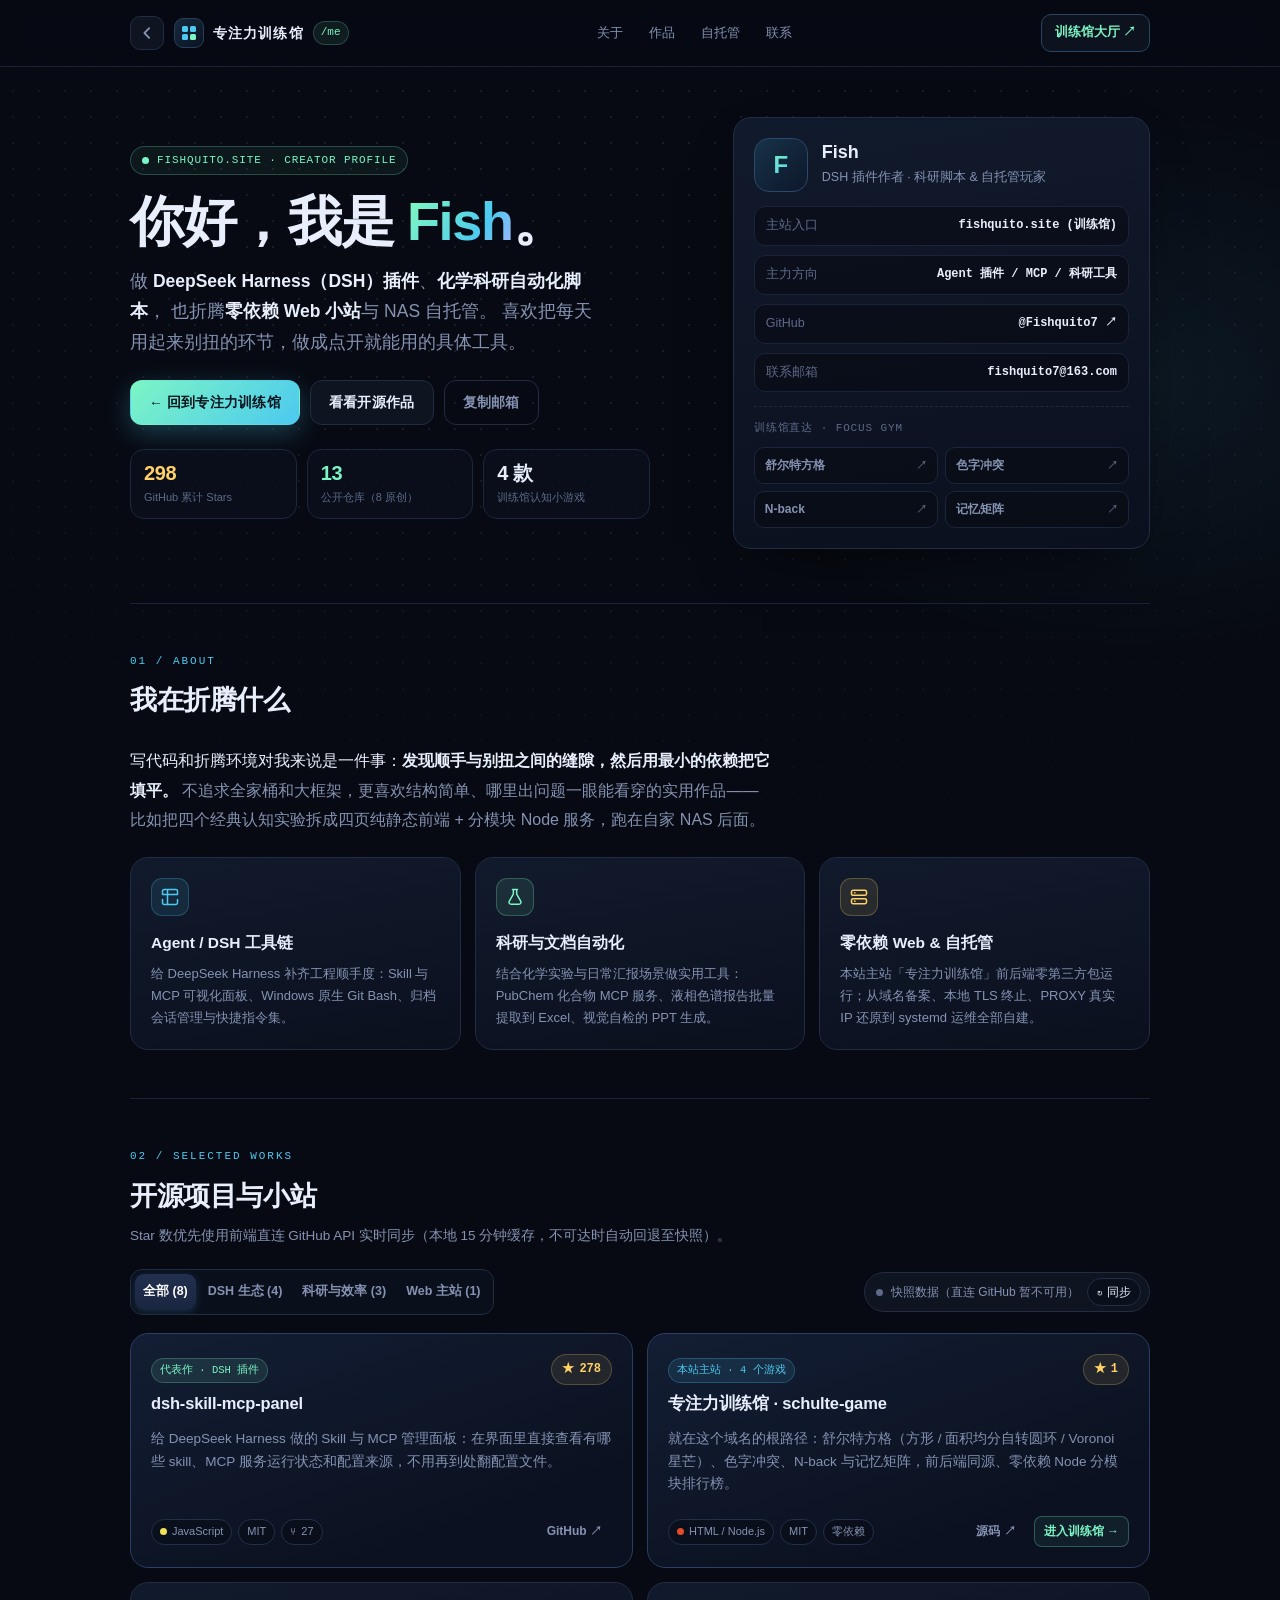
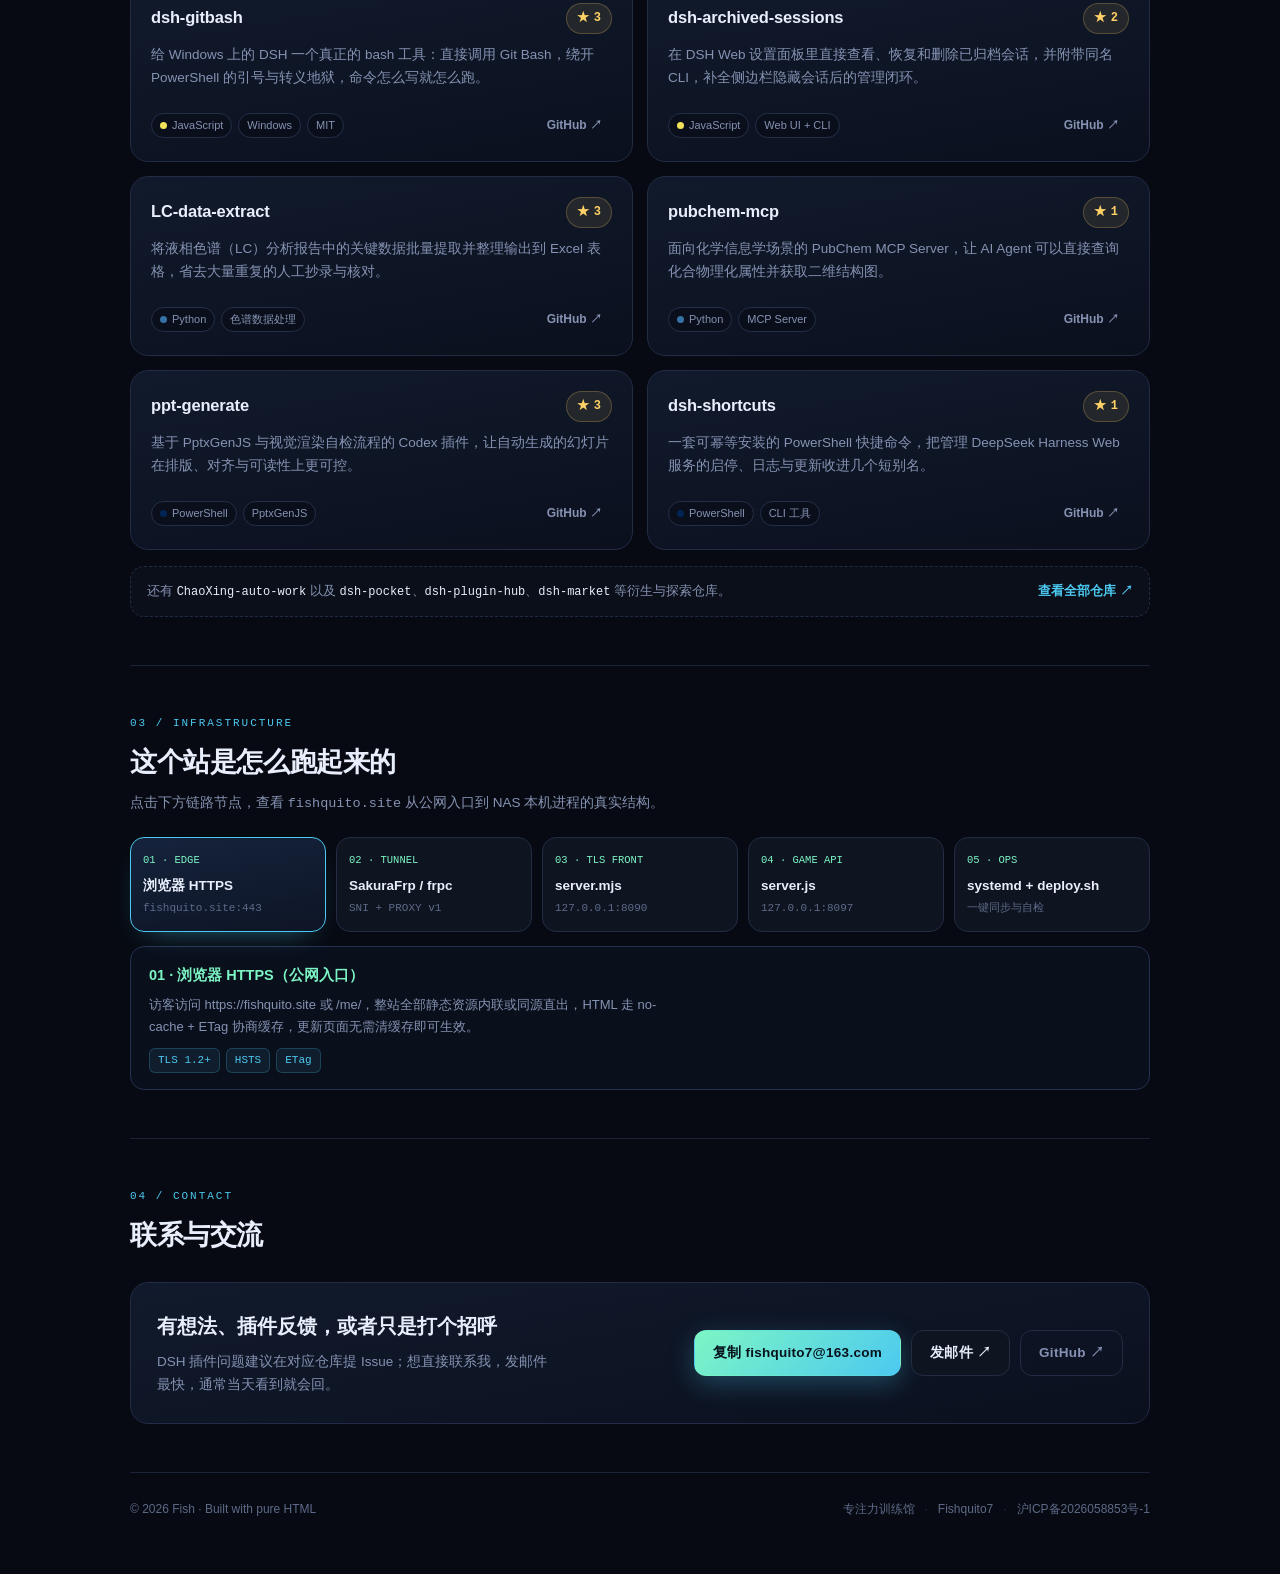
<file: deployment/me/index.html>
<!doctype html>
<html lang="zh-CN">
<head>
<meta charset="utf-8">
<meta name="viewport" content="width=device-width,initial-scale=1,viewport-fit=cover">
<meta name="color-scheme" content="dark">
<title>Fish · 关于我 · 专注力训练馆</title>
<meta name="description" content="Fish（Fishquito7）的个人主页：DSH 插件、化学科研脚本、零依赖 Web 小站与自托管实践。">
<meta name="theme-color" content="#070a12">
<meta property="og:type" content="website">
<meta property="og:title" content="Fish · 关于我 · 专注力训练馆">
<meta property="og:description" content="DSH 插件作者 · 科研效率脚本 · 自托管折腾派。">
<meta property="og:url" content="https://fishquito.site/me/">
<link rel="icon" type="image/svg+xml" href="data:image/svg+xml,%3Csvg xmlns='http://www.w3.org/2000/svg' viewBox='0 0 64 64'%3E%3Crect width='64' height='64' rx='14' fill='%23070a12'/%3E%3Cg fill='%234cc9f0'%3E%3Crect x='13' y='13' width='15' height='15' rx='3'/%3E%3Crect x='36' y='13' width='15' height='15' rx='3'/%3E%3Crect x='13' y='36' width='15' height='15' rx='3'/%3E%3Crect x='36' y='36' width='15' height='15' rx='3' fill='%237cf5c4'/%3E%3C/g%3E%3C/svg%3E">
<style>
  :root{
    --bg:#070a12;
    --panel:#0f1421;
    --panel2:#121a2d;
    --line:#222c44;
    --line-hi:#34476e;
    --txt:#e8eefc;
    --dim:#8592b2;
    --muted:#5d6a88;
    --acc:#4cc9f0;
    --acc2:#7cf5c4;
    --gold:#ffd166;
    --bad:#ff5d7a;
    --mono:ui-monospace,SFMono-Regular,Menlo,Consolas,monospace;
    --sans:-apple-system,BlinkMacSystemFont,"Segoe UI","PingFang SC","Hiragino Sans GB","Microsoft YaHei",sans-serif;
    --maxw:1020px;
  }

  *{box-sizing:border-box}
  [hidden]{display:none!important}
  html{scroll-behavior:smooth}
  body{
    margin:0;
    min-height:100vh;
    background:
      radial-gradient(1000px 620px at 50% -12%, rgba(28,46,84,.65) 0%, transparent 62%),
      radial-gradient(620px 420px at 88% 12%, rgba(76,201,240,.08) 0%, transparent 65%),
      var(--bg);
    color:var(--txt);
    font:15.5px/1.75 var(--sans);
    -webkit-font-smoothing:antialiased;
    text-rendering:optimizeLegibility;
    -webkit-tap-highlight-color:transparent;
    overflow-x:hidden;
  }

  /* 微妙的点阵背景，呼应训练馆方格气质 */
  body::before{
    content:"";
    position:fixed;
    inset:0;
    pointer-events:none;
    z-index:-1;
    background-image:radial-gradient(rgba(133,146,178,.14) 1px, transparent 1px);
    background-size:26px 26px;
    mask-image:radial-gradient(ellipse 85% 75% at 50% 25%, #000 35%, transparent 100%);
    -webkit-mask-image:radial-gradient(ellipse 85% 75% at 50% 25%, #000 35%, transparent 100%);
  }

  a{color:inherit;text-decoration:none}
  button{font:inherit;color:inherit}

  /* ---------- 顶部阅读进度条 ---------- */
  .progress{
    position:fixed;
    top:0; left:0;
    height:2px;
    width:0%;
    z-index:80;
    background:linear-gradient(90deg,var(--acc2),var(--acc));
    box-shadow:0 0 12px rgba(76,201,240,.6);
    pointer-events:none;
  }

  .wrap{width:min(94vw,var(--maxw)); margin:0 auto; padding:0 0 48px}

  /* ---------- 顶栏 ---------- */
  .topbar{
    position:sticky;
    top:0;
    z-index:40;
    padding:14px 0;
    margin-bottom:14px;
    background:rgba(7,10,18,.78);
    backdrop-filter:saturate(160%) blur(14px);
    -webkit-backdrop-filter:saturate(160%) blur(14px);
    border-bottom:1px solid rgba(34,44,68,.72);
  }
  .topbar-in{
    width:min(94vw,var(--maxw));
    margin:0 auto;
    display:flex;
    align-items:center;
    justify-content:space-between;
    gap:14px;
  }
  .tb-left{display:flex;align-items:center;gap:10px;min-width:0}
  .back{
    width:34px;height:34px;border-radius:10px;
    border:1px solid var(--line);background:var(--panel);color:var(--dim);
    display:grid;place-items:center;flex:0 0 auto;
    transition:color .16s,border-color .16s,transform .16s;
  }
  .back:hover{color:var(--txt);border-color:var(--line-hi);transform:translateX(-2px)}
  .brand{display:flex;align-items:center;gap:9px;min-width:0}
  .bmark{
    width:30px;height:30px;border-radius:9px;flex:0 0 auto;
    display:grid;place-items:center;
    background:linear-gradient(135deg,#15293e,#0c1322);
    border:1px solid #274056;
  }
  .bname{font-size:14px;font-weight:750;letter-spacing:.08em;white-space:nowrap}
  .crumb{
    font-family:var(--mono);font-size:11px;color:var(--acc2);
    background:rgba(124,245,196,.08);border:1px solid rgba(124,245,196,.22);
    padding:1px 7px;border-radius:999px;white-space:nowrap;
  }

  .nav{display:flex;align-items:center;gap:4px}
  .nav a{
    padding:6px 11px;border-radius:9px;font-size:13px;color:var(--dim);
    transition:color .15s,background .15s;white-space:nowrap;
  }
  .nav a:hover{color:var(--txt);background:rgba(255,255,255,.04)}
  .nav a.active{color:var(--acc2);background:rgba(124,245,196,.08)}

  .gym-link{
    display:inline-flex;align-items:center;gap:6px;
    padding:7px 13px;border-radius:10px;font-size:12.5px;font-weight:650;
    border:1px solid #284564;background:rgba(15,20,33,.9);color:var(--acc2);
    transition:border-color .16s,transform .16s,box-shadow .16s;
    white-space:nowrap;
  }
  .gym-link:hover{border-color:var(--acc);transform:translateY(-1px);box-shadow:0 8px 22px -12px rgba(76,201,240,.65)}

  /* ---------- 通用交互光斑卡片 ---------- */
  .glow-card{
    position:relative;
    border:1px solid var(--line);
    border-radius:18px;
    background:linear-gradient(170deg,#111a2c,#0b101e);
    overflow:hidden;
    transition:transform .18s ease,border-color .18s ease,box-shadow .18s ease;
  }
  .glow-card::before{
    content:"";
    position:absolute;
    inset:0;
    pointer-events:none;
    opacity:0;
    transition:opacity .22s ease;
    background:radial-gradient(360px circle at var(--mx,50%) var(--my,50%), rgba(76,201,240,.13), transparent 55%);
  }
  .glow-card:hover::before{opacity:1}
  .glow-card:hover{border-color:var(--line-hi)}

  /* ---------- Hero ---------- */
  .hero{
    display:grid;
    grid-template-columns:1fr;
    gap:24px;
    padding:26px 0 42px;
    border-bottom:1px solid rgba(34,44,68,.75);
  }
  @media (min-width:880px){
    .hero{
      grid-template-columns:minmax(0,1.25fr) minmax(320px,.92fr);
      gap:36px;
      align-items:stretch;
      padding:36px 0 54px;
    }
  }
  .hero-left{display:flex;flex-direction:column;justify-content:center}
  .eyebrow{
    display:inline-flex;align-items:center;gap:8px;width:fit-content;
    margin:0 0 16px;padding:4px 11px;border-radius:999px;
    font-family:var(--mono);font-size:11px;letter-spacing:.08em;color:var(--acc2);
    border:1px solid rgba(124,245,196,.24);background:rgba(124,245,196,.06);
  }
  .pulse{
    width:7px;height:7px;border-radius:50%;background:var(--acc2);
    box-shadow:0 0 0 0 rgba(124,245,196,.65);
    animation:pulse 2.2s infinite;
  }
  @keyframes pulse{
    0%{box-shadow:0 0 0 0 rgba(124,245,196,.6)}
    70%{box-shadow:0 0 0 8px rgba(124,245,196,0)}
    100%{box-shadow:0 0 0 0 rgba(124,245,196,0)}
  }

  h1{
    margin:0 0 14px;
    font-size:clamp(32px,4.8vw,54px);
    line-height:1.12;
    letter-spacing:-.025em;
    font-weight:800;
  }
  .grad{
    background:linear-gradient(120deg,var(--acc2) 10%,var(--acc) 70%,#a5b4fc 100%);
    -webkit-background-clip:text;
    background-clip:text;
    color:transparent;
  }
  .lede{
    margin:0 0 22px;
    color:var(--dim);
    font-size:clamp(15px,1.5vw,17.5px);
    line-height:1.75;
    max-width:48ch;
  }
  .lede strong{color:var(--txt);font-weight:650}

  .actions{display:flex;flex-wrap:wrap;gap:10px;margin-bottom:24px}
  .btn{
    display:inline-flex;align-items:center;justify-content:center;gap:7px;
    padding:10px 18px;border-radius:12px;border:1px solid transparent;
    font-size:13.5px;font-weight:700;cursor:pointer;letter-spacing:.02em;
    transition:transform .14s,box-shadow .16s,border-color .16s,color .16s;
  }
  .btn:active{transform:scale(.97)}
  .btn.primary{
    color:#06121c;
    background:linear-gradient(135deg,var(--acc2),var(--acc));
    box-shadow:0 8px 26px rgba(76,201,240,.28);
  }
  .btn.primary:hover{transform:translateY(-1px);box-shadow:0 12px 32px rgba(76,201,240,.42)}
  .btn.secondary{
    background:var(--panel);border-color:var(--line);color:var(--txt);
  }
  .btn.secondary:hover{border-color:var(--acc);color:var(--acc)}
  .btn.ghost{
    background:transparent;border-color:var(--line);color:var(--dim);
  }
  .btn.ghost:hover{color:var(--txt);border-color:var(--line-hi)}
  .btn.copied{border-color:var(--acc2);color:var(--acc2)}

  .metrics{
    display:grid;
    grid-template-columns:repeat(3,minmax(0,1fr));
    gap:10px;
    max-width:520px;
  }
  .metric{
    padding:11px 13px;
    border-radius:14px;
    border:1px solid #1d2740;
    background:rgba(11,16,30,.75);
  }
  .metric b{
    display:block;
    font-size:20px;
    font-weight:800;
    font-variant-numeric:tabular-nums;
    line-height:1.2;
    letter-spacing:-.02em;
  }
  .metric b.gold{color:var(--gold)}
  .metric b.mint{color:var(--acc2)}
  .metric small{display:block;margin-top:3px;font-size:11px;color:var(--muted)}

  /* ---------- Hero 右侧名片面板 ---------- */
  .console{
    padding:20px;
    display:flex;
    flex-direction:column;
    gap:16px;
    box-shadow:0 24px 60px -30px rgba(0,0,0,.85);
  }
  .seg{
    display:flex;gap:4px;background:#0a0f1c;padding:4px;
    border-radius:12px;border:1px solid var(--line);
  }
  .seg button{
    flex:1;border:0;background:transparent;color:var(--dim);
    font-size:12.5px;font-weight:600;padding:7px 8px;border-radius:9px;cursor:pointer;
    transition:color .15s,background .15s,box-shadow .15s;white-space:nowrap;
  }
  .seg button:hover{color:var(--txt)}
  .seg button.on{
    background:linear-gradient(180deg,#22304f,#1a2540);
    color:#fff;
    box-shadow:0 2px 10px rgba(76,201,240,.18);
  }

  .profile-pane{display:flex;flex-direction:column;gap:14px;flex:1}
  .id-head{display:flex;align-items:center;gap:14px}
  .avatar{
    width:54px;height:54px;border-radius:15px;flex:0 0 auto;
    display:grid;place-items:center;
    background:linear-gradient(135deg,#173247,#0d172a);
    border:1px solid #2b4969;
    position:relative;
  }
  .avatar span{
    font-size:24px;font-weight:850;
    background:linear-gradient(135deg,var(--acc2),var(--acc));
    -webkit-background-clip:text;background-clip:text;color:transparent;
  }
  .id-meta h2{margin:0;font-size:18px;font-weight:750;line-height:1.25}
  .id-meta p{margin:3px 0 0;font-size:12.5px;color:var(--dim)}

  .facts{list-style:none;margin:0;padding:0;display:grid;gap:9px}
  .facts li{
    display:flex;align-items:center;justify-content:space-between;gap:12px;
    padding:8px 11px;border-radius:11px;background:rgba(7,10,18,.58);border:1px solid #1a2338;
    font-size:12.5px;
  }
  .facts .k{color:var(--muted)}
  .facts .v{font-weight:600;text-align:right;font-family:var(--mono);font-size:12px}
  .facts a.v:hover,.facts button.v:hover{color:var(--acc)}
  .facts button.v{background:none;border:0;padding:0;cursor:pointer}
  .facts button.v.copied{color:var(--acc2)}

  .quick-gym{
    margin-top:auto;
    padding-top:12px;
    border-top:1px dashed rgba(34,44,68,.9);
    display:flex;flex-direction:column;gap:8px;
  }
  .qg-label{
    font-family:var(--mono);font-size:11px;letter-spacing:.08em;color:var(--muted);
  }
  .qg-links{display:grid;grid-template-columns:repeat(2,minmax(0,1fr));gap:7px}
  .qg-links a{
    display:flex;align-items:center;justify-content:space-between;
    padding:7px 10px;border-radius:10px;font-size:12px;font-weight:600;
    color:var(--dim);background:rgba(7,10,18,.6);border:1px solid #1b253c;
    transition:color .14s,border-color .14s,transform .14s;
  }
  .qg-links a:hover{color:var(--acc2);border-color:rgba(124,245,196,.4);transform:translateY(-1px)}
  .qg-links a::after{content:"↗";font-size:11px;opacity:.65}

  /* ---------- Section 通用 ---------- */
  .sec{padding:48px 0; border-bottom:1px solid rgba(34,44,68,.75)}
  .sec-head{
    display:flex;align-items:flex-end;justify-content:space-between;gap:14px;
    flex-wrap:wrap;margin-bottom:22px;
  }
  .sec-kicker{
    font-family:var(--mono);font-size:11px;letter-spacing:.18em;text-transform:uppercase;
    color:var(--acc);margin:0 0 6px;
  }
  .sec-title{margin:0;font-size:clamp(21px,2.8vw,27px);font-weight:750;letter-spacing:-.015em}
  .sec-sub{margin:4px 0 0;font-size:13.5px;color:var(--dim)}

  /* ---------- 01 关于 ---------- */
  .about-lead{
    font-size:16px;color:var(--txt);max-width:72ch;margin:0 0 22px;line-height:1.85;
  }
  .about-lead span{color:var(--dim)}
  .pillars{display:grid;grid-template-columns:1fr;gap:14px}
  @media (min-width:780px){ .pillars{grid-template-columns:repeat(3,minmax(0,1fr))} }
  .pillar{padding:20px}
  .pillar .ico{
    width:38px;height:38px;border-radius:11px;margin-bottom:13px;
    display:grid;place-items:center;
    background:rgba(76,201,240,.1);border:1px solid rgba(76,201,240,.24);color:var(--acc);
  }
  .pillar.mint .ico{background:rgba(124,245,196,.1);border-color:rgba(124,245,196,.24);color:var(--acc2)}
  .pillar.gold .ico{background:rgba(255,209,102,.1);border-color:rgba(255,209,102,.24);color:var(--gold)}
  .pillar h3{margin:0 0 7px;font-size:15.5px;font-weight:700}
  .pillar p{margin:0;font-size:13px;color:var(--dim);line-height:1.7}

  /* ---------- 02 作品 + 实时 Star ---------- */
  .work-tools{
    display:flex;align-items:center;justify-content:space-between;gap:12px;
    flex-wrap:wrap;margin-bottom:18px;
  }
  .filter-seg{max-width:100%;overflow-x:auto}
  .sync-bar{
    display:inline-flex;align-items:center;gap:8px;
    font-size:12px;color:var(--dim);
    background:var(--panel);border:1px solid var(--line);
    padding:5px 8px 5px 11px;border-radius:999px;
  }
  .sdot{width:7px;height:7px;border-radius:50%;background:var(--muted);flex:0 0 auto}
  .sdot.live{background:var(--acc2);box-shadow:0 0 8px rgba(124,245,196,.7)}
  .sdot.loading{background:var(--acc);animation:blink .9s infinite alternate}
  .sdot.cached{background:var(--acc)}
  @keyframes blink{from{opacity:.35}to{opacity:1}}
  .sync-btn{
    border:1px solid var(--line);background:#0a0f1c;color:var(--txt);
    border-radius:999px;padding:3px 9px;font-size:11.5px;cursor:pointer;
    display:inline-flex;align-items:center;gap:4px;transition:.15s;
  }
  .sync-btn:hover{border-color:var(--acc);color:var(--acc)}
  .sync-btn:disabled{opacity:.55;cursor:wait}
  .spin{display:inline-block}
  .sync-btn.busy .spin{animation:spin .8s linear infinite}
  @keyframes spin{to{transform:rotate(360deg)}}

  .projects{display:grid;grid-template-columns:1fr;gap:14px}
  @media (min-width:740px){ .projects{grid-template-columns:repeat(2,minmax(0,1fr))} }
  .pcard{
    padding:20px;
    display:flex;
    flex-direction:column;
    gap:10px;
    transform-origin:center;
  }
  .pcard:hover{transform:translateY(-3px);box-shadow:0 18px 40px -24px rgba(76,201,240,.5)}
  .pcard.featured{
    border-color:#2b3e63;
    background:linear-gradient(160deg,#131e34,#0b1120 75%);
  }
  .pcard-top{display:flex;align-items:flex-start;justify-content:space-between;gap:10px}
  .pcard-title-wrap{min-width:0}
  .pcard-badge{
    display:inline-block;margin-bottom:6px;
    font-family:var(--mono);font-size:10.5px;padding:2px 8px;border-radius:999px;
    color:var(--acc2);background:rgba(124,245,196,.1);border:1px solid rgba(124,245,196,.24);
  }
  .pcard-badge.main-site{color:var(--acc);background:rgba(76,201,240,.1);border-color:rgba(76,201,240,.25)}
  .pcard h3{margin:0;font-size:16.5px;font-weight:750;letter-spacing:-.01em;word-break:break-word}
  .pcard h3 a:hover{color:var(--acc2)}

  .star-pill{
    display:inline-flex;align-items:center;gap:5px;flex:0 0 auto;
    padding:4px 10px;border-radius:999px;
    font-family:var(--mono);font-size:12px;font-weight:700;font-variant-numeric:tabular-nums;
    color:var(--gold);background:rgba(255,209,102,.09);border:1px solid rgba(255,209,102,.24);
    transition:transform .2s,background .2s;
  }
  .star-pill.bumped{transform:scale(1.1);background:rgba(255,209,102,.2)}

  .pcard-desc{margin:0;font-size:13.5px;color:var(--dim);line-height:1.7}
  .pcard-foot{
    margin-top:auto;padding-top:10px;
    display:flex;align-items:center;justify-content:space-between;gap:10px;flex-wrap:wrap;
  }
  .tags{display:flex;flex-wrap:wrap;gap:6px}
  .tag{
    display:inline-flex;align-items:center;gap:5px;
    font-size:11px;color:var(--dim);
    border:1px solid #232f49;background:rgba(7,10,18,.5);
    padding:2px 8px;border-radius:999px;
  }
  .ldot{width:7px;height:7px;border-radius:50%;display:inline-block}
  .clinks{display:flex;align-items:center;gap:8px;margin-left:auto}
  .clink{
    font-size:12px;font-weight:650;color:var(--dim);
    padding:4px 9px;border-radius:8px;border:1px solid transparent;transition:.14s;
  }
  .clink:hover{color:var(--txt);background:rgba(255,255,255,.04);border-color:var(--line)}
  .clink.play{color:var(--acc2);border-color:rgba(124,245,196,.28);background:rgba(124,245,196,.06)}
  .clink.play:hover{background:rgba(124,245,196,.14);border-color:var(--acc2)}

  .more-repos{
    margin-top:16px;padding:13px 16px;border-radius:14px;
    border:1px dashed var(--line);background:rgba(15,20,33,.5);
    display:flex;align-items:center;justify-content:space-between;gap:12px;flex-wrap:wrap;
    font-size:13px;color:var(--dim);
  }
  .more-repos code{font-family:var(--mono);font-size:12px;color:var(--txt)}
  .more-repos a{color:var(--acc);font-weight:650;white-space:nowrap}
  .more-repos a:hover{text-decoration:underline;text-underline-offset:3px}

  /* ---------- 03 自托管拓扑交互 ---------- */
  .topo{
    display:grid;
    grid-template-columns:repeat(5,minmax(0,1fr));
    gap:10px;
    margin-bottom:14px;
  }
  @media (max-width:780px){
    .topo{grid-template-columns:repeat(2,minmax(0,1fr))}
  }
  .node{
    text-align:left;
    padding:13px 12px;
    border-radius:14px;
    border:1px solid var(--line);
    background:var(--panel);
    cursor:pointer;
    transition:border-color .16s,transform .16s,background .16s;
    position:relative;
  }
  .node:hover{border-color:var(--line-hi);transform:translateY(-2px)}
  .node.on{
    border-color:var(--acc);
    background:linear-gradient(170deg,#15233c,#0e1526);
    box-shadow:0 12px 30px -18px rgba(76,201,240,.65);
  }
  .node-step{font-family:var(--mono);font-size:10.5px;color:var(--acc2);margin-bottom:4px}
  .node-name{font-size:13.5px;font-weight:750;margin-bottom:2px}
  .node-port{font-family:var(--mono);font-size:11px;color:var(--muted)}

  .topo-detail{
    padding:16px 18px;border-radius:14px;
    border:1px solid #243250;background:#0a0f1c;
    display:flex;align-items:flex-start;justify-content:space-between;gap:16px;flex-wrap:wrap;
  }
  .topo-detail h4{margin:0 0 5px;font-size:14.5px;font-weight:700;color:var(--acc2)}
  .topo-detail p{margin:0;font-size:13px;color:var(--dim);line-height:1.7;max-width:74ch}
  .topo-tags{display:flex;flex-wrap:wrap;gap:6px;margin-top:10px}
  .topo-tags span{
    font-family:var(--mono);font-size:11px;color:var(--acc);
    background:rgba(76,201,240,.08);border:1px solid rgba(76,201,240,.22);
    padding:2px 8px;border-radius:6px;
  }

  /* ---------- 04 联系 ---------- */
  .contact-box{
    padding:26px;
    display:flex;align-items:center;justify-content:space-between;gap:20px;flex-wrap:wrap;
  }
  .contact-box h3{margin:0 0 6px;font-size:20px;font-weight:750}
  .contact-box p{margin:0;font-size:13.5px;color:var(--dim);max-width:52ch}
  .contact-acts{display:flex;flex-wrap:wrap;gap:10px}

  /* ---------- 页脚 ---------- */
  footer{
    padding:26px 0 8px;
    display:flex;flex-wrap:wrap;align-items:center;justify-content:space-between;gap:10px 18px;
    font-size:12px;color:var(--muted);
  }
  footer a:hover{color:var(--dim)}
  .f-links{display:flex;flex-wrap:wrap;align-items:center;gap:10px}
  .sep{opacity:.4}

  /* ---------- Toast ---------- */
  .toast{
    position:fixed;left:50%;bottom:24px;z-index:90;
    transform:translate(-50%,16px);opacity:0;pointer-events:none;
    padding:9px 16px;border-radius:999px;
    background:#121b2f;border:1px solid var(--acc2);color:var(--acc2);
    font-size:12.5px;font-weight:650;box-shadow:0 12px 34px rgba(0,0,0,.6);
    transition:opacity .2s,transform .2s;
  }
  .toast.show{opacity:1;transform:translate(-50%,0)}

  /* ---------- 滚动显现 ---------- */
  .reveal{opacity:0;transform:translateY(14px);transition:opacity .5s ease,transform .5s ease}
  .reveal.in{opacity:1;transform:none}

  @media (max-width:640px){
    .nav{display:none}
    .metrics{grid-template-columns:repeat(3,minmax(0,1fr));gap:8px}
    .metric{padding:10px}
    .metric b{font-size:17px}
    .sec{padding:36px 0}
    .contact-box{padding:20px}
  }
  @media (max-width:440px){
    .crumb{display:none}
    .gym-link{padding:6px 10px;font-size:12px}
  }

  @media (prefers-reduced-motion:reduce){
    html{scroll-behavior:auto}
    .pulse,.sdot.loading,.spin{animation:none}
    .reveal{opacity:1;transform:none;transition:none}
    .glow-card,.btn,.node{transition:none}
  }
</style>
</head>
<body>
<div class="progress" id="scrollProgress" aria-hidden="true"></div>

<header class="topbar">
  <div class="topbar-in">
    <div class="tb-left">
      <a class="back" href="/" title="回到专注力训练馆" aria-label="回到专注力训练馆">
        <svg width="16" height="16" viewBox="0 0 16 16" fill="none" aria-hidden="true">
          <path d="M10.2 3.2L5.4 8l4.8 4.8" stroke="currentColor" stroke-width="1.8" stroke-linecap="round" stroke-linejoin="round"/>
        </svg>
      </a>
      <a class="brand" href="/">
        <span class="bmark" aria-hidden="true">
          <svg width="16" height="16" viewBox="0 0 16 16">
            <rect x="1" y="1" width="6" height="6" rx="1.5" fill="#4cc9f0"/>
            <rect x="9" y="1" width="6" height="6" rx="1.5" fill="#4cc9f0"/>
            <rect x="1" y="9" width="6" height="6" rx="1.5" fill="#4cc9f0"/>
            <rect x="9" y="9" width="6" height="6" rx="1.5" fill="#7cf5c4"/>
          </svg>
        </span>
        <span class="bname">专注力训练馆</span>
        <span class="crumb">/me</span>
      </a>
    </div>

    <nav class="nav" id="topNav" aria-label="页面导航">
      <a href="#about">关于</a>
      <a href="#work">作品</a>
      <a href="#infra">自托管</a>
      <a href="#contact">联系</a>
    </nav>

    <a class="gym-link" href="/">训练馆大厅 ↗</a>
  </div>
</header>

<div class="wrap">
  <main>
    <!-- ==================== HERO ==================== -->
    <section class="hero" id="top">
      <div class="hero-left">
        <div class="eyebrow">
          <span class="pulse" aria-hidden="true"></span>
          <span>FISHQUITO.SITE · CREATOR PROFILE</span>
        </div>

        <h1>你好，我是 <span class="grad">Fish</span>。</h1>

        <p class="lede">
          做 <strong>DeepSeek Harness（DSH）插件</strong>、<strong>化学科研自动化脚本</strong>，
          也折腾<strong>零依赖 Web 小站</strong>与 NAS 自托管。
          喜欢把每天用起来别扭的环节，做成点开就能用的具体工具。
        </p>

        <div class="actions">
          <a class="btn primary" href="/">← 回到专注力训练馆</a>
          <a class="btn secondary" href="#work">看看开源作品</a>
          <button type="button" class="btn ghost" id="heroCopyMail">复制邮箱</button>
        </div>

        <div class="metrics" aria-label="GitHub 数据概览">
          <div class="metric">
            <b class="gold" id="statTotalStars" data-target="298">298</b>
            <small>GitHub 累计 Stars</small>
          </div>
          <div class="metric">
            <b class="mint" id="statRepoCount">13</b>
            <small>公开仓库（8 原创）</small>
          </div>
          <div class="metric">
            <b>4 款</b>
            <small>训练馆认知小游戏</small>
          </div>
        </div>
      </div>

      <!-- 右侧名片与训练馆直达 -->
      <aside class="glow-card console" aria-label="个人名片与训练馆直达">
        <div class="profile-pane" id="paneProfile">
          <div class="id-head">
            <div class="avatar" aria-hidden="true"><span>F</span></div>
            <div class="id-meta">
              <h2>Fish</h2>
              <p>DSH 插件作者 · 科研脚本 &amp; 自托管玩家</p>
            </div>
          </div>

          <ul class="facts">
            <li>
              <span class="k">主站入口</span>
              <a class="v" href="/">fishquito.site (训练馆)</a>
            </li>
            <li>
              <span class="k">主力方向</span>
              <span class="v">Agent 插件 / MCP / 科研工具</span>
            </li>
            <li>
              <span class="k">GitHub</span>
              <a class="v" href="https://github.com/Fishquito7" target="_blank" rel="noopener">@Fishquito7 ↗</a>
            </li>
            <li>
              <span class="k">联系邮箱</span>
              <button type="button" class="v" id="cardCopyMail" title="点击复制">fishquito7@163.com</button>
            </li>
          </ul>

          <div class="quick-gym">
            <span class="qg-label">训练馆直达 · FOCUS GYM</span>
            <div class="qg-links">
              <a href="/schulte/">舒尔特方格</a>
              <a href="/stroop/">色字冲突</a>
              <a href="/nback/">N-back</a>
              <a href="/memory/">记忆矩阵</a>
            </div>
          </div>
        </div>
      </aside>
    </section>

    <!-- ==================== 01 关于 ==================== -->
    <section class="sec reveal" id="about">
      <div class="sec-head">
        <div>
          <p class="sec-kicker">01 / ABOUT</p>
          <h2 class="sec-title">我在折腾什么</h2>
        </div>
      </div>

      <p class="about-lead">
        写代码和折腾环境对我来说是一件事：<strong>发现顺手与别扭之间的缝隙，然后用最小的依赖把它填平。</strong>
        <span>不追求全家桶和大框架，更喜欢结构简单、哪里出问题一眼能看穿的实用作品——比如把四个经典认知实验拆成四页纯静态前端 + 分模块 Node 服务，跑在自家 NAS 后面。</span>
      </p>

      <div class="pillars">
        <article class="glow-card pillar">
          <div class="ico" aria-hidden="true">
            <svg width="20" height="20" viewBox="0 0 24 24" fill="none">
              <path d="M9 3H5a2 2 0 0 0-2 2v4m6-6h10a2 2 0 0 1 2 2v4M9 3v18m0 0h10a2 2 0 0 0 2-2v-4M9 21H5a2 2 0 0 1-2-2v-4m0-6h18" stroke="currentColor" stroke-width="1.8" stroke-linecap="round"/>
            </svg>
          </div>
          <h3>Agent / DSH 工具链</h3>
          <p>给 DeepSeek Harness 补齐工程顺手度：Skill 与 MCP 可视化面板、Windows 原生 Git Bash、归档会话管理与快捷指令集。</p>
        </article>

        <article class="glow-card pillar mint">
          <div class="ico" aria-hidden="true">
            <svg width="20" height="20" viewBox="0 0 24 24" fill="none">
              <path d="M9 3h6m-5 0v5.5L5.2 17a2.5 2.5 0 0 0 2.1 3.8h9.4a2.5 2.5 0 0 0 2.1-3.8L14 8.5V3" stroke="currentColor" stroke-width="1.8" stroke-linecap="round" stroke-linejoin="round"/>
            </svg>
          </div>
          <h3>科研与文档自动化</h3>
          <p>结合化学实验与日常汇报场景做实用工具：PubChem 化合物 MCP 服务、液相色谱报告批量提取到 Excel、视觉自检的 PPT 生成。</p>
        </article>

        <article class="glow-card pillar gold">
          <div class="ico" aria-hidden="true">
            <svg width="20" height="20" viewBox="0 0 24 24" fill="none">
              <rect x="3" y="4" width="18" height="6" rx="2" stroke="currentColor" stroke-width="1.8"/>
              <rect x="3" y="14" width="18" height="6" rx="2" stroke="currentColor" stroke-width="1.8"/>
              <circle cx="7" cy="7" r="1" fill="currentColor"/>
              <circle cx="7" cy="17" r="1" fill="currentColor"/>
            </svg>
          </div>
          <h3>零依赖 Web &amp; 自托管</h3>
          <p>本站主站「专注力训练馆」前后端零第三方包运行；从域名备案、本地 TLS 终止、PROXY 真实 IP 还原到 systemd 运维全部自建。</p>
        </article>
      </div>
    </section>

    <!-- ==================== 02 作品 ==================== -->
    <section class="sec reveal" id="work">
      <div class="sec-head">
        <div>
          <p class="sec-kicker">02 / SELECTED WORKS</p>
          <h2 class="sec-title">开源项目与小站</h2>
          <p class="sec-sub">Star 数优先使用前端直连 GitHub API 实时同步（本地 15 分钟缓存，不可达时自动回退至快照）。</p>
        </div>
      </div>

      <div class="work-tools">
        <div class="seg filter-seg" id="workFilter" role="tablist" aria-label="项目分类">
          <button type="button" class="on" data-cat="all">全部 (8)</button>
          <button type="button" data-cat="dsh">DSH 生态 (4)</button>
          <button type="button" data-cat="tools">科研与效率 (3)</button>
          <button type="button" data-cat="web">Web 主站 (1)</button>
        </div>

        <div class="sync-bar" aria-live="polite">
          <span class="sdot" id="syncDot"></span>
          <span id="syncText">准备同步 GitHub…</span>
          <button type="button" class="sync-btn" id="syncBtn" title="立即从 GitHub 拉取最新 Star">
            <span class="spin" aria-hidden="true">↻</span>
            <span>同步</span>
          </button>
        </div>
      </div>

      <div class="projects" id="projectGrid">

        <!-- 1. dsh-skill-mcp-panel -->
        <article class="glow-card pcard featured" data-cat="dsh" data-repo="Fishquito7/dsh-skill-mcp-panel">
          <div class="pcard-top">
            <div class="pcard-title-wrap">
              <span class="pcard-badge">代表作 · DSH 插件</span>
              <h3><a href="https://github.com/Fishquito7/dsh-skill-mcp-panel" target="_blank" rel="noopener">dsh-skill-mcp-panel</a></h3>
            </div>
            <span class="star-pill" title="GitHub Stars">★ <span data-stars>278</span></span>
          </div>
          <p class="pcard-desc">给 DeepSeek Harness 做的 Skill 与 MCP 管理面板：在界面里直接查看有哪些 skill、MCP 服务运行状态和配置来源，不用再到处翻配置文件。</p>
          <div class="pcard-foot">
            <div class="tags">
              <span class="tag"><i class="ldot" style="background:#f1e05a"></i>JavaScript</span>
              <span class="tag">MIT</span>
              <span class="tag">⑂ <span data-forks>27</span></span>
            </div>
            <div class="clinks">
              <a class="clink" href="https://github.com/Fishquito7/dsh-skill-mcp-panel" target="_blank" rel="noopener">GitHub ↗</a>
            </div>
          </div>
        </article>

        <!-- 2. schulte-game / 专注力训练馆 -->
        <article class="glow-card pcard featured" data-cat="web" data-repo="fishquito/schulte-game">
          <div class="pcard-top">
            <div class="pcard-title-wrap">
              <span class="pcard-badge main-site">本站主站 · 4 个游戏</span>
              <h3><a href="/">专注力训练馆 · schulte-game</a></h3>
            </div>
            <span class="star-pill" title="GitHub Stars">★ <span data-stars>1</span></span>
          </div>
          <p class="pcard-desc">就在这个域名的根路径：舒尔特方格（方形 / 面积均分自转圆环 / Voronoi 星芒）、色字冲突、N-back 与记忆矩阵，前后端同源、零依赖 Node 分模块排行榜。</p>
          <div class="pcard-foot">
            <div class="tags">
              <span class="tag"><i class="ldot" style="background:#e34c26"></i>HTML / Node.js</span>
              <span class="tag">MIT</span>
              <span class="tag">零依赖</span>
            </div>
            <div class="clinks">
              <a class="clink" href="https://github.com/fishquito/schulte-game" target="_blank" rel="noopener">源码 ↗</a>
              <a class="clink play" href="/">进入训练馆 →</a>
            </div>
          </div>
        </article>

        <!-- 3. dsh-gitbash -->
        <article class="glow-card pcard" data-cat="dsh" data-repo="Fishquito7/dsh-gitbash">
          <div class="pcard-top">
            <div class="pcard-title-wrap">
              <h3><a href="https://github.com/Fishquito7/dsh-gitbash" target="_blank" rel="noopener">dsh-gitbash</a></h3>
            </div>
            <span class="star-pill">★ <span data-stars>3</span></span>
          </div>
          <p class="pcard-desc">给 Windows 上的 DSH 一个真正的 bash 工具：直接调用 Git Bash，绕开 PowerShell 的引号与转义地狱，命令怎么写就怎么跑。</p>
          <div class="pcard-foot">
            <div class="tags">
              <span class="tag"><i class="ldot" style="background:#f1e05a"></i>JavaScript</span>
              <span class="tag">Windows</span>
              <span class="tag">MIT</span>
            </div>
            <div class="clinks">
              <a class="clink" href="https://github.com/Fishquito7/dsh-gitbash" target="_blank" rel="noopener">GitHub ↗</a>
            </div>
          </div>
        </article>

        <!-- 4. dsh-archived-sessions -->
        <article class="glow-card pcard" data-cat="dsh" data-repo="Fishquito7/dsh-archived-sessions">
          <div class="pcard-top">
            <div class="pcard-title-wrap">
              <h3><a href="https://github.com/Fishquito7/dsh-archived-sessions" target="_blank" rel="noopener">dsh-archived-sessions</a></h3>
            </div>
            <span class="star-pill">★ <span data-stars>2</span></span>
          </div>
          <p class="pcard-desc">在 DSH Web 设置面板里直接查看、恢复和删除已归档会话，并附带同名 CLI，补全侧边栏隐藏会话后的管理闭环。</p>
          <div class="pcard-foot">
            <div class="tags">
              <span class="tag"><i class="ldot" style="background:#f1e05a"></i>JavaScript</span>
              <span class="tag">Web UI + CLI</span>
            </div>
            <div class="clinks">
              <a class="clink" href="https://github.com/Fishquito7/dsh-archived-sessions" target="_blank" rel="noopener">GitHub ↗</a>
            </div>
          </div>
        </article>

        <!-- 5. LC-data-extract -->
        <article class="glow-card pcard" data-cat="tools" data-repo="Fishquito7/LC-data-extract">
          <div class="pcard-top">
            <div class="pcard-title-wrap">
              <h3><a href="https://github.com/Fishquito7/LC-data-extract" target="_blank" rel="noopener">LC-data-extract</a></h3>
            </div>
            <span class="star-pill">★ <span data-stars>3</span></span>
          </div>
          <p class="pcard-desc">将液相色谱（LC）分析报告中的关键数据批量提取并整理输出到 Excel 表格，省去大量重复的人工抄录与核对。</p>
          <div class="pcard-foot">
            <div class="tags">
              <span class="tag"><i class="ldot" style="background:#3572A5"></i>Python</span>
              <span class="tag">色谱数据处理</span>
            </div>
            <div class="clinks">
              <a class="clink" href="https://github.com/Fishquito7/LC-data-extract" target="_blank" rel="noopener">GitHub ↗</a>
            </div>
          </div>
        </article>

        <!-- 6. pubchem-mcp -->
        <article class="glow-card pcard" data-cat="tools" data-repo="Fishquito7/pubchem-mcp">
          <div class="pcard-top">
            <div class="pcard-title-wrap">
              <h3><a href="https://github.com/Fishquito7/pubchem-mcp" target="_blank" rel="noopener">pubchem-mcp</a></h3>
            </div>
            <span class="star-pill">★ <span data-stars>1</span></span>
          </div>
          <p class="pcard-desc">面向化学信息学场景的 PubChem MCP Server，让 AI Agent 可以直接查询化合物理化属性并获取二维结构图。</p>
          <div class="pcard-foot">
            <div class="tags">
              <span class="tag"><i class="ldot" style="background:#3572A5"></i>Python</span>
              <span class="tag">MCP Server</span>
            </div>
            <div class="clinks">
              <a class="clink" href="https://github.com/Fishquito7/pubchem-mcp" target="_blank" rel="noopener">GitHub ↗</a>
            </div>
          </div>
        </article>

        <!-- 7. ppt-generate -->
        <article class="glow-card pcard" data-cat="tools" data-repo="Fishquito7/ppt-generate">
          <div class="pcard-top">
            <div class="pcard-title-wrap">
              <h3><a href="https://github.com/Fishquito7/ppt-generate" target="_blank" rel="noopener">ppt-generate</a></h3>
            </div>
            <span class="star-pill">★ <span data-stars>3</span></span>
          </div>
          <p class="pcard-desc">基于 PptxGenJS 与视觉渲染自检流程的 Codex 插件，让自动生成的幻灯片在排版、对齐与可读性上更可控。</p>
          <div class="pcard-foot">
            <div class="tags">
              <span class="tag"><i class="ldot" style="background:#012456"></i>PowerShell</span>
              <span class="tag">PptxGenJS</span>
            </div>
            <div class="clinks">
              <a class="clink" href="https://github.com/Fishquito7/ppt-generate" target="_blank" rel="noopener">GitHub ↗</a>
            </div>
          </div>
        </article>

        <!-- 8. dsh-shortcuts -->
        <article class="glow-card pcard" data-cat="dsh" data-repo="Fishquito7/dsh-shortcuts">
          <div class="pcard-top">
            <div class="pcard-title-wrap">
              <h3><a href="https://github.com/Fishquito7/dsh-shortcuts" target="_blank" rel="noopener">dsh-shortcuts</a></h3>
            </div>
            <span class="star-pill">★ <span data-stars>1</span></span>
          </div>
          <p class="pcard-desc">一套可幂等安装的 PowerShell 快捷命令，把管理 DeepSeek Harness Web 服务的启停、日志与更新收进几个短别名。</p>
          <div class="pcard-foot">
            <div class="tags">
              <span class="tag"><i class="ldot" style="background:#012456"></i>PowerShell</span>
              <span class="tag">CLI 工具</span>
            </div>
            <div class="clinks">
              <a class="clink" href="https://github.com/Fishquito7/dsh-shortcuts" target="_blank" rel="noopener">GitHub ↗</a>
            </div>
          </div>
        </article>

      </div>

      <div class="more-repos">
        <span>还有 <code>ChaoXing-auto-work</code> 以及 <code>dsh-pocket</code>、<code>dsh-plugin-hub</code>、<code>dsh-market</code> 等衍生与探索仓库。</span>
        <a href="https://github.com/Fishquito7?tab=repositories" target="_blank" rel="noopener">查看全部仓库 ↗</a>
      </div>
    </section>

    <!-- ==================== 03 自托管架构 ==================== -->
    <section class="sec reveal" id="infra">
      <div class="sec-head">
        <div>
          <p class="sec-kicker">03 / INFRASTRUCTURE</p>
          <h2 class="sec-title">这个站是怎么跑起来的</h2>
          <p class="sec-sub">点击下方链路节点，查看 <code>fishquito.site</code> 从公网入口到 NAS 本机进程的真实结构。</p>
        </div>
      </div>

      <div class="topo" role="tablist" aria-label="站点请求链路">
        <button type="button" class="node on" data-node="0">
          <div class="node-step">01 · EDGE</div>
          <div class="node-name">浏览器 HTTPS</div>
          <div class="node-port">fishquito.site:443</div>
        </button>
        <button type="button" class="node" data-node="1">
          <div class="node-step">02 · TUNNEL</div>
          <div class="node-name">SakuraFrp / frpc</div>
          <div class="node-port">SNI + PROXY v1</div>
        </button>
        <button type="button" class="node" data-node="2">
          <div class="node-step">03 · TLS FRONT</div>
          <div class="node-name">server.mjs</div>
          <div class="node-port">127.0.0.1:8090</div>
        </button>
        <button type="button" class="node" data-node="3">
          <div class="node-step">04 · GAME API</div>
          <div class="node-name">server.js</div>
          <div class="node-port">127.0.0.1:8097</div>
        </button>
        <button type="button" class="node" data-node="4">
          <div class="node-step">05 · OPS</div>
          <div class="node-name">systemd + deploy.sh</div>
          <div class="node-port">一键同步与自检</div>
        </button>
      </div>

      <div class="topo-detail" id="topoDetail" aria-live="polite">
        <div>
          <h4 id="topoTitle">01 · 浏览器 HTTPS（公网入口）</h4>
          <p id="topoDesc">访客访问 https://fishquito.site 或 /me/，整站全部静态资源内联或同源直出，HTML 走 no-cache + ETag 协商缓存，更新页面无需清缓存即可生效。</p>
          <div class="topo-tags" id="topoTags">
            <span>TLS 1.2+</span><span>HSTS</span><span>ETag</span>
          </div>
        </div>
      </div>
    </section>

    <!-- ==================== 04 联系 ==================== -->
    <section class="sec reveal" id="contact">
      <div class="sec-head">
        <div>
          <p class="sec-kicker">04 / CONTACT</p>
          <h2 class="sec-title">联系与交流</h2>
        </div>
      </div>

      <div class="glow-card contact-box">
        <div>
          <h3>有想法、插件反馈，或者只是打个招呼</h3>
          <p>DSH 插件问题建议在对应仓库提 Issue；想直接联系我，发邮件最快，通常当天看到就会回。</p>
        </div>
        <div class="contact-acts">
          <button type="button" class="btn primary" id="contactCopyBtn">复制 fishquito7@163.com</button>
          <a class="btn secondary" href="mailto:fishquito7@163.com">发邮件 ↗</a>
          <a class="btn ghost" href="https://github.com/Fishquito7" target="_blank" rel="noopener">GitHub ↗</a>
        </div>
      </div>
    </section>
  </main>

  <footer>
    <span>© <span id="footYear">2026</span> Fish · Built with pure HTML</span>
    <div class="f-links">
      <a href="/">专注力训练馆</a>
      <span class="sep">·</span>
      <a href="https://github.com/Fishquito7" target="_blank" rel="noopener">Fishquito7</a>
      <span class="sep">·</span>
      <a href="https://beian.miit.gov.cn/" target="_blank" rel="noopener noreferrer">沪ICP备2026058853号-1</a>
    </div>
  </footer>
</div>

<div class="toast" id="toast" role="status" aria-live="polite"></div>

<script>
(function(){
  'use strict';

  const $ = s => document.querySelector(s);
  const $$ = s => Array.from(document.querySelectorAll(s));

  $('#footYear').textContent = new Date().getFullYear();

  /* ------------------------------------------------ Toast & 复制工具 */
  let toastTimer = 0;
  function showToast(msg){
    const el = $('#toast');
    el.textContent = msg;
    el.classList.add('show');
    clearTimeout(toastTimer);
    toastTimer = setTimeout(() => el.classList.remove('show'), 1800);
  }

  async function copyText(text){
    if(navigator.clipboard && window.isSecureContext){
      try{ await navigator.clipboard.writeText(text); return true; }catch(e){}
    }
    const ta = document.createElement('textarea');
    ta.value = text;
    ta.style.cssText = 'position:fixed;top:-1000px;opacity:0';
    document.body.appendChild(ta);
    ta.select();
    let ok = false;
    try{ ok = document.execCommand('copy'); }catch(e){}
    ta.remove();
    return ok;
  }

  const EMAIL = 'fishquito7@163.com';
  function bindCopy(btn, label){
    if(!btn) return;
    btn.addEventListener('click', async () => {
      const ok = await copyText(EMAIL);
      if(!ok){ showToast('请手动复制：' + EMAIL); return; }
      showToast('已复制邮箱 ' + EMAIL);
      if(label){
        const old = btn.textContent;
        btn.textContent = label;
        btn.classList.add('copied');
        setTimeout(() => { btn.textContent = old; btn.classList.remove('copied'); }, 1500);
      }
    });
  }
  bindCopy($('#heroCopyMail'), '✓ 已复制邮箱');
  bindCopy($('#cardCopyMail'), '已复制 ✓');
  bindCopy($('#contactCopyBtn'), '✓ 已复制到剪贴板');

  /* ------------------------------------------------ 光标微光跟随 */
  if(window.matchMedia('(hover: hover)').matches){
    document.addEventListener('pointermove', e => {
      const card = e.target.closest('.glow-card');
      if(!card) return;
      const r = card.getBoundingClientRect();
      card.style.setProperty('--mx', (e.clientX - r.left) + 'px');
      card.style.setProperty('--my', (e.clientY - r.top) + 'px');
    }, { passive: true });
  }

  /* ------------------------------------------------ 顶部进度条 & 滚动显隐 & ScrollSpy */
  const prog = $('#scrollProgress');
  const navLinks = $$('#topNav a');
  const sections = navLinks.map(a => $(a.getAttribute('href'))).filter(Boolean);

  function onScroll(){
    const doc = document.documentElement;
    const max = doc.scrollHeight - window.innerHeight;
    const pct = max > 0 ? Math.min(100, Math.max(0, (window.scrollY / max) * 100)) : 0;
    prog.style.width = pct.toFixed(1) + '%';

    let activeId = '';
    const y = window.scrollY + 140;
    for(const sec of sections){
      if(sec.offsetTop <= y) activeId = sec.id;
    }
    navLinks.forEach(a => a.classList.toggle('active', a.getAttribute('href') === '#' + activeId));
  }
  window.addEventListener('scroll', onScroll, { passive: true });
  onScroll();

  if('IntersectionObserver' in window){
    const io = new IntersectionObserver(entries => {
      for(const en of entries){
        if(en.isIntersecting){
          en.target.classList.add('in');
          io.unobserve(en.target);
        }
      }
    }, { threshold: 0.08 });
    $$('.reveal').forEach(el => io.observe(el));
  }else{
    $$('.reveal').forEach(el => el.classList.add('in'));
  }

  /* ------------------------------------------------ 作品分类筛选 */
  const cards = $$('#projectGrid .pcard');
  $('#workFilter').addEventListener('click', e => {
    const btn = e.target.closest('button[data-cat]');
    if(!btn) return;
    const cat = btn.dataset.cat;
    $$('#workFilter button').forEach(b => b.classList.toggle('on', b === btn));
    cards.forEach(c => {
      c.hidden = cat !== 'all' && c.dataset.cat !== cat;
    });
  });

  /* ------------------------------------------------ 自托管拓扑节点交互 */
  const NODES = [
    {
      title: '01 · 浏览器 HTTPS（公网入口）',
      desc: '访客访问 https://fishquito.site 或 /me/。全站页面零框架直出；HTML 采用 no-cache + ETag 协商缓存，静态资源带 max-age=3600，改完页面刷新即生效。',
      tags: ['TLS 1.2+', 'ETag', 'no-cache HTML']
    },
    {
      title: '02 · SakuraFrp 隧道（SNI 透传 + PROXY protocol）',
      desc: '公网流量经 SakuraFrp 443 节点透传至内网 NAS 上的 frpc（site-tunnel.service）。开启 proxy_protocol_version = v1，在转发 TLS 握手前附带访客真实 IP 行。',
      tags: ['SNI 透传', 'PROXY protocol v1', 'systemd']
    },
    {
      title: '03 · server.mjs（TLS 终止 + 真实 IP 还原）',
      desc: '只监听 127.0.0.1:8090 的零依赖 Node ESM 前端网关：TLS 握手前先剥离 PROXY 头还原 req.realIp（兼顾本地直连 curl），负责安全头、静态托管、tab 分隔 access-ip.log 与 /api/* 反代。',
      tags: ['Node 内置模块', 'TLS 终止', 'access-ip.log']
    },
    {
      title: '04 · server.js（四游戏模块化后端）',
      desc: '监听 127.0.0.1:8097 的纯原生 Node 排行榜后端：玩家档案全局共享，四个游戏拆成 games/<id>/ 独立模块和独立 JSON 文件，新加游戏只需新增一个目录。',
      tags: ['模块化路由', 'JSON 持久化', '单 IP 限流']
    },
    {
      title: '05 · deploy.sh & 运维自动化',
      desc: '一键拉取最新代码、备份旧首页到 web 根目录外、同步静态页面与服务端、重启 schulte-api 并自动探测 /api/health 与 /api/games 健康状态，配合 logrotate 按天轮转日志。',
      tags: ['一键部署', 'logrotate', '健康自检']
    }
  ];

  const topoBtns = $$('.topo .node');
  topoBtns.forEach(btn => {
    btn.addEventListener('click', () => {
      const idx = Number(btn.dataset.node);
      const item = NODES[idx];
      if(!item) return;
      topoBtns.forEach(b => b.classList.toggle('on', b === btn));
      $('#topoTitle').textContent = item.title;
      $('#topoDesc').textContent = item.desc;
      $('#topoTags').innerHTML = item.tags.map(t => `<span>${t}</span>`).join('');
    });
  });

  /* ------------------------------------------------ 纯前端实时同步 GitHub Stars */
  const GH_CACHE_KEY = 'me.gh.cache.v1';
  const GH_TTL_MS = 15 * 60 * 1000;
  let syncBusy = false;

  function animateValue(el, to){
    const from = parseInt(el.textContent, 10);
    if(isNaN(from) || from === to){
      el.textContent = String(to);
      return false;
    }
    const start = performance.now();
    const dur = 480;
    function step(now){
      const p = Math.min(1, (now - start) / dur);
      const eased = 1 - Math.pow(1 - p, 3);
      el.textContent = String(Math.round(from + (to - from) * eased));
      if(p < 1) requestAnimationFrame(step);
      else el.textContent = String(to);
    }
    requestAnimationFrame(step);
    return true;
  }

  function applyGitHubPayload(payload){
    if(!payload || !payload.repos) return;

    if(typeof payload.totalStars === 'number'){
      animateValue($('#statTotalStars'), payload.totalStars);
    }
    if(typeof payload.publicCount === 'number' && typeof payload.origCount === 'number'){
      $('#statRepoCount').textContent = String(payload.publicCount);
      const label = $('#statRepoCount').nextElementSibling;
      if(label) label.textContent = `公开仓库（${payload.origCount} 原创）`;
    }

    for(const card of cards){
      const key = (card.dataset.repo || '').toLowerCase();
      const info = payload.repos[key];
      if(!info) continue;

      const starEl = card.querySelector('[data-stars]');
      if(starEl && typeof info.s === 'number'){
        const changed = animateValue(starEl, info.s);
        if(changed){
          const pill = starEl.closest('.star-pill');
          if(pill){
            pill.classList.add('bumped');
            setTimeout(() => pill.classList.remove('bumped'), 360);
          }
        }
      }
      const forkEl = card.querySelector('[data-forks]');
      if(forkEl && typeof info.f === 'number'){
        animateValue(forkEl, info.f);
      }
    }
  }

  function setSyncUI(mode, text){
    const dot = $('#syncDot');
    const txt = $('#syncText');
    const btn = $('#syncBtn');
    dot.className = 'sdot' + (mode ? ' ' + mode : '');
    txt.textContent = text;
    btn.disabled = mode === 'loading';
    btn.classList.toggle('busy', mode === 'loading');
  }

  function readCache(){
    try{
      const raw = JSON.parse(localStorage.getItem(GH_CACHE_KEY) || 'null');
      return raw && raw.repos ? raw : null;
    }catch(e){ return null; }
  }

  function writeCache(data){
    try{ localStorage.setItem(GH_CACHE_KEY, JSON.stringify(data)); }catch(e){}
  }

  function formatAge(ms){
    const m = Math.max(1, Math.round(ms / 60000));
    return m < 60 ? `${m} 分钟前` : `${Math.round(m / 60)} 小时前`;
  }

  async function fetchWithTimeout(url, ms, force){
    const ctrl = new AbortController();
    const timer = setTimeout(() => ctrl.abort(), ms);
    try{
      const res = await fetch(url, {
        signal: ctrl.signal,
        cache: force ? 'reload' : 'default',
        headers: { Accept: 'application/vnd.github+json' }
      });
      if(!res.ok) throw new Error('HTTP ' + res.status);
      return await res.json();
    }finally{
      clearTimeout(timer);
    }
  }

  async function syncGitHub(force){
    if(syncBusy) return;
    const cached = readCache();
    if(cached && !force){
      applyGitHubPayload(cached);
      const age = Date.now() - cached.ts;
      if(age < GH_TTL_MS){
        setSyncUI('cached', `GitHub 缓存 · ${formatAge(age)}`);
        return;
      }
    }

    syncBusy = true;
    setSyncUI('loading', '正在同步 GitHub Stars…');

    try{
      const [userRes, gameRes] = await Promise.allSettled([
        fetchWithTimeout('https://api.github.com/users/Fishquito7/repos?per_page=100', 5000, force),
        fetchWithTimeout('https://api.github.com/repos/fishquito/schulte-game', 5000, force)
      ]);

      if(userRes.status !== 'fulfilled' || !Array.isArray(userRes.value)){
        throw new Error('user repos unavailable');
      }

      const repos = {};
      let totalStars = 0;
      let origCount = 0;
      for(const r of userRes.value){
        if(!r || !r.full_name) continue;
        const stars = Number(r.stargazers_count) || 0;
        const forks = Number(r.forks_count) || 0;
        totalStars += stars;
        if(!r.fork) origCount++;
        repos[r.full_name.toLowerCase()] = { s: stars, f: forks };
      }

      if(gameRes.status === 'fulfilled' && gameRes.value && gameRes.value.full_name){
        const g = gameRes.value;
        repos[g.full_name.toLowerCase()] = {
          s: Number(g.stargazers_count) || 0,
          f: Number(g.forks_count) || 0
        };
      }

      const payload = {
        ts: Date.now(),
        totalStars,
        publicCount: userRes.value.length,
        origCount,
        repos
      };
      writeCache(payload);
      applyGitHubPayload(payload);

      const t = new Date();
      const hh = String(t.getHours()).padStart(2, '0');
      const mm = String(t.getMinutes()).padStart(2, '0');
      setSyncUI('live', `GitHub 实时已同步 · ${hh}:${mm}`);
      if(force) showToast('已从 GitHub 同步最新 Star 数据');
    }catch(e){
      if(cached){
        applyGitHubPayload(cached);
        setSyncUI('cached', `沿用本地缓存 · ${formatAge(Date.now() - cached.ts)}`);
      }else{
        setSyncUI('', '快照数据（直连 GitHub 暂不可用）');
      }
      if(force) showToast('GitHub 接口暂不可达，已保留当前数据');
    }finally{
      syncBusy = false;
    }
  }

  $('#syncBtn').addEventListener('click', () => syncGitHub(true));
  syncGitHub(false);
})();
</script>
</body>
</html>
</file>
